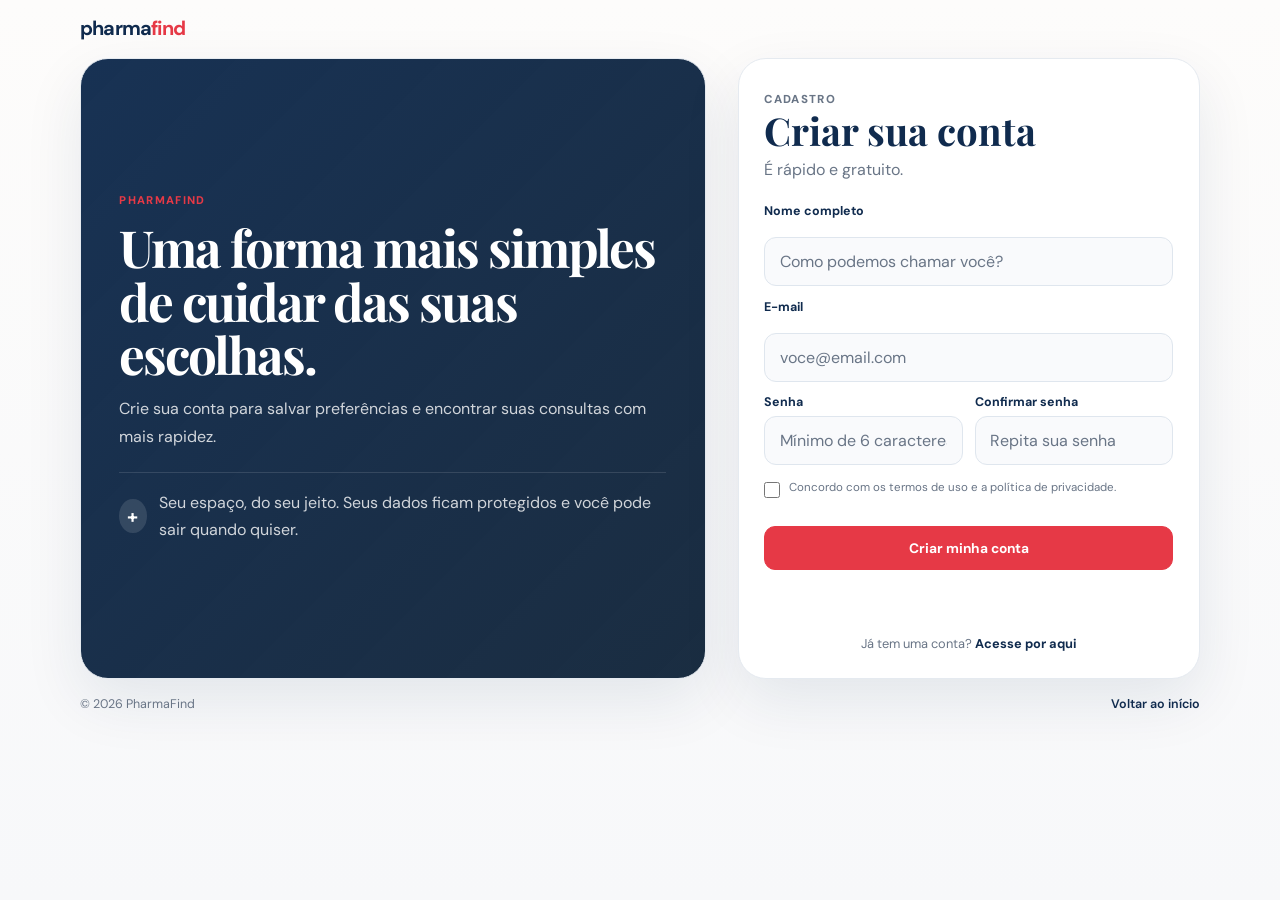
<file: conta.html>
<!doctype html>
<html lang="pt-BR">

<head>
  <meta charset="utf-8">
  <meta name="viewport" content="width=device-width, initial-scale=1">
  <title>Criar conta — PharmaFind</title>

  <link rel="preconnect" href="https://fonts.googleapis.com">
  <link rel="preconnect" href="https://fonts.gstatic.com" crossorigin>
  <link href="https://fonts.googleapis.com/css2?family=DM+Sans:wght@400;500;600;700&family=Playfair+Display:wght@600;700&display=swap" rel="stylesheet">
  <link rel="stylesheet" href="style.css">
</head>

<body class="account-page">
  <main class="login-page">
    <a class="brand login-brand" href="index.html" aria-label="PharmaFind, início">
      pharma<span>find</span>
    </a>

    <section class="login-shell" aria-labelledby="account-title">
      <div class="login-intro">
        <span class="section-label">PHARMAFIND</span>
        <h1>Uma forma mais simples de cuidar das suas escolhas.</h1>
        <p>Crie sua conta para salvar preferências e encontrar suas consultas com mais rapidez.</p>
        <div class="login-note">
          <span aria-hidden="true">+</span>
          <p>Seu espaço, do seu jeito. Seus dados ficam protegidos e você pode sair quando quiser.</p>
        </div>
      </div>

      <div class="login-card">
        <div class="login-card-heading">
          <p class="login-kicker">Cadastro</p>
          <h2 id="account-title">Criar sua conta</h2>
          <p>É rápido e gratuito.</p>
        </div>

        <form id="accountForm" novalidate>
          <label for="name">Nome completo</label>
          <input id="name" name="name" type="text" autocomplete="name" placeholder="Como podemos chamar você?" required>

          <label for="email">E-mail</label>
          <input id="email" name="email" type="email" autocomplete="email" placeholder="voce@email.com" required>

          <div class="account-fields-row">
            <div>
              <label for="password">Senha</label>
              <input id="password" name="password" type="password" autocomplete="new-password" placeholder="Mínimo de 6 caracteres" minlength="6" required>
            </div>
            <div>
              <label for="passwordConfirmation">Confirmar senha</label>
              <input id="passwordConfirmation" name="passwordConfirmation" type="password" autocomplete="new-password" placeholder="Repita sua senha" required>
            </div>
          </div>

          <label class="account-consent" for="terms">
            <input id="terms" name="terms" type="checkbox" required>
            <span>Concordo com os termos de uso e a política de privacidade.</span>
          </label>

          <button class="primary-button login-submit account-submit" type="submit">Criar minha conta</button>
          <p id="accountFeedback" class="account-feedback" role="status" aria-live="polite"></p>
        </form>

        <p class="create-account">Já tem uma conta? <a href="login.html">Acesse por aqui</a></p>
      </div>
    </section>

    <footer class="login-footer">
      <span>© 2026 PharmaFind</span>
      <a href="index.html">Voltar ao início</a>
    </footer>
  </main>

  <script src="conta.js"></script>
  <script src="auth.js"></script>
</body>

</html>
</file>
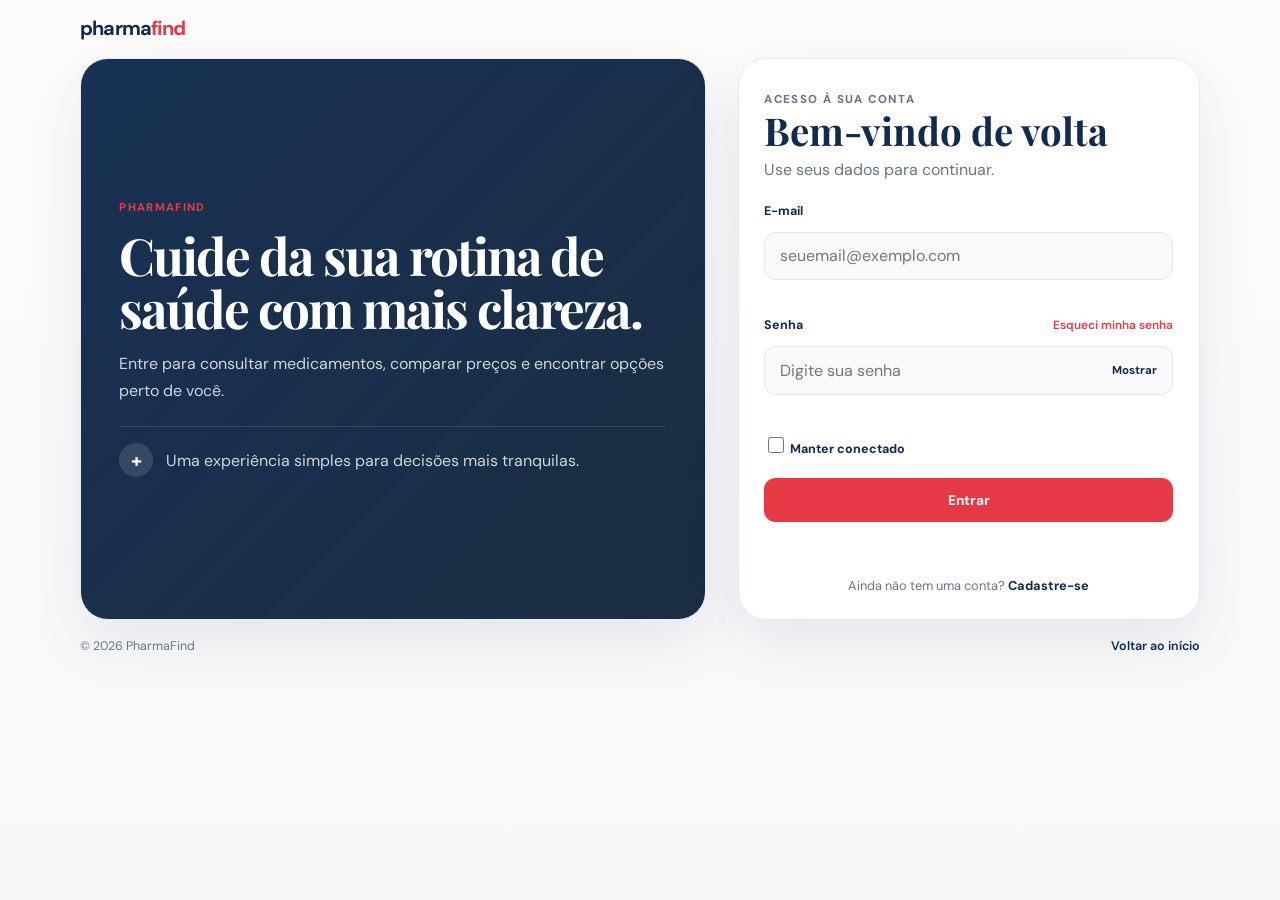
<file: login.html>
<!DOCTYPE html>
<html lang="pt-BR">
<head>
    <meta charset="UTF-8">
    <meta name="viewport" content="width=device-width, initial-scale=1.0">
    <title>Entrar — PharmaFind</title>
    <link rel="preconnect" href="https://fonts.googleapis.com">
    <link rel="preconnect" href="https://fonts.gstatic.com" crossorigin>
    <link href="https://fonts.googleapis.com/css2?family=DM+Sans:wght@400;500;600;700&family=Playfair+Display:wght@600;700&display=swap" rel="stylesheet">
    <link rel="stylesheet" href="style.css">
</head>
<body>
    <main class="login-page">
        <a class="brand login-brand" href="index.html" aria-label="PharmaFind, início">
            pharma<span>find</span>
        </a>

        <section class="login-shell" aria-labelledby="login-title">
            <div class="login-intro">
                <span class="section-label">PHARMAFIND</span>
                <h1>Cuide da sua rotina de saúde com mais clareza.</h1>
                <p>Entre para consultar medicamentos, comparar preços e encontrar opções perto de você.</p>
                <div class="login-note">
                    <span aria-hidden="true">+</span>
                    <p>Uma experiência simples para decisões mais tranquilas.</p>
                </div>
            </div>

            <div class="login-card">
                <div class="login-card-heading">
                    <p class="login-kicker">Acesso à sua conta</p>
                    <h2 id="login-title">Bem-vindo de volta</h2>
                    <p>Use seus dados para continuar.</p>
                </div>

                <form id="loginForm" novalidate>
                    <label for="email">E-mail</label>
                    <input id="email" name="email" type="email" autocomplete="email" placeholder="seuemail@exemplo.com" required>
                    <small class="field-error" id="emailError"></small>

                    <div class="password-label-row">
                        <label for="password">Senha</label>
                        <a href="#" id="forgotPassword">Esqueci minha senha</a>
                    </div>
                    <div class="password-field">
                        <input id="password" name="password" type="password" autocomplete="current-password" placeholder="Digite sua senha" minlength="6" required>
                        <button class="password-toggle" id="togglePassword" type="button" aria-label="Mostrar senha">Mostrar</button>
                    </div>
                    <small class="field-error" id="passwordError"></small>

                    <label class="remember-me">
                        <input type="checkbox" name="remember">
                        <span>Manter conectado</span>
                    </label>

                    <button class="primary-button login-submit" type="submit">Entrar</button>
                    <p class="login-status" id="loginStatus" role="status" aria-live="polite"></p>
                </form>
                                                        
                <p class="create-account">Ainda não tem uma conta? <a href="conta.html">Cadastre-se</a></p>
            </div>
        </section>

        <footer class="login-footer">
            <span>© 2026 PharmaFind</span>
            <a href="index.html">Voltar ao início</a>
        </footer>
    </main>
    <script src="login.js"></script>
</body>
</html>
</file>
<file: style.css>
/* variaveis */

:root {
  --pf-navy: #102b4e;
  --pf-navy-dark: #071c35;

  --pf-red: #e63946;

  --pf-background: #f7f8fa;
  --pf-white: #ffffff;

  --pf-text: #172033;
  --pf-muted: #697586;

  --pf-border: #e5eaf0;

  --pf-shadow:
    0 22px 60px rgba(16, 43, 78, 0.09);
}


/*reset */

* {
  box-sizing: border-box;
}

html {
  scroll-behavior: smooth;
}

body {
  margin: 0;

  background:
    linear-gradient(
      180deg,
      #fdfcfb 0%,
      var(--pf-background) 100%
    );

  color: var(--pf-text);

  font-family:
    "DM Sans",
    system-ui,
    -apple-system,
    BlinkMacSystemFont,
    sans-serif;

  overflow-x: hidden;
}

h1,
h2,
h3,
p,
a,
span,
strong {
  word-break: normal;
  overflow-wrap: normal;
  hyphens: none;
}

img {
  max-width: 100%;
}


/* container */

body > main.container {
  width:
    min(
      1180px,
      calc(100% - 32px)
    );

  max-width: 1180px;

  margin-inline: auto;

  padding: 0;
}


/* barra superior */

.utility {
  min-height: 42px;

  display: flex;

  justify-content: space-between;
  align-items: center;

  gap: 1rem;

  color: var(--pf-muted);

  font-size: 0.76rem;
}

.utility > span {
  margin: 0;
}

.utility-actions {
  display: flex;

  align-items: center;

  gap: 0.9rem;
}

.utility-button {
  width: auto;

  min-width: 0;
  min-height: auto;

  margin: 0;

  padding: 0;

  border: 0;

  background: transparent;

  color: var(--pf-navy);

  box-shadow: none;

  font-family:
    "DM Sans",
    sans-serif;

  font-size: 0.76rem;
  font-weight: 700;

  line-height: 1.4;

  text-decoration: underline;

  cursor: pointer;
}

.utility-button:hover,
.utility-button:focus,
.utility-button:active {
  background: transparent;

  color: var(--pf-red);

  border: 0;

  box-shadow: none;

  transform: none;
}


/*barra de pesquisa */

nav.container-fluid {
  position: sticky;

  top: 0;

  z-index: 20;

  display: flex;

  align-items: center;
  justify-content: space-between;

  gap: 2rem;

  width: 100%;

  margin: 0;

  padding:
    0.8rem
    0;

  background:
    rgba(255, 255, 255, 0.96);

  backdrop-filter: blur(15px);

  border-top:
    1px solid var(--pf-border);

  border-bottom:
    1px solid var(--pf-border);
}

nav.container-fluid ul {
  display: flex;

  align-items: center;

  gap: 0.35rem;

  margin: 0;
  padding: 0;

  list-style: none;
}

nav.container-fluid ul:first-child {
  flex-shrink: 0;
}

nav.container-fluid ul.desktop-menu {
  margin-left: auto;
}

nav.container-fluid li {
  margin: 0;
  padding: 0;
}

nav.container-fluid a {
  color: var(--pf-navy);

  font-family:
    "DM Sans",
    sans-serif;

  font-weight: 600;

  text-decoration: none;
}


/* logo padrão */

.brand {
  display: inline-flex;

  align-items: center;

  margin: 0;

  padding: 0;

  color: var(--pf-navy);

  font-family:
    "DM Sans",
    sans-serif;

  font-size: 1.25rem;
  font-weight: 700;

  line-height: 1;

  letter-spacing: -0.04em;

  text-decoration: none;

  white-space: nowrap;
}

.brand strong {
  display: inline;

  margin: 0;

  color: var(--pf-navy);

  font: inherit;

  line-height: inherit;
}

.brand span {
  color: var(--pf-red);
}

.brand:hover,
.brand:focus {
  color: var(--pf-navy);

  text-decoration: none;
}


/* menu de desktop */

.desktop-menu {
  display: flex;

  align-items: center;
  justify-content: flex-end;

  gap: 0.35rem;
}

.desktop-menu a {
  display: inline-flex;

  align-items: center;
  justify-content: center;

  min-height: 42px;

  margin: 0;

  padding:
    0.55rem
    0.7rem;

  color: var(--pf-navy);

  border-radius: 10px;

  font-family:
    "DM Sans",
    sans-serif;

  font-size: 0.87rem;
  font-weight: 600;

  line-height: 1;

  text-decoration: none;

  white-space: nowrap;
}

.desktop-menu a:hover,
.desktop-menu a:focus {
  background: #f5f7fa;

  color: var(--pf-navy);
}

.desktop-menu a[aria-current="page"] {
  color: var(--pf-red);
}

.desktop-menu a[role="button"] {
  min-height: 42px;

  margin: 0 0 0 0.35rem;

  padding:
    0.55rem
    0.9rem;

  border:
    1px solid var(--pf-navy);

  border-radius: 999px;

  background:
    var(--pf-navy);

  color: var(--pf-white);

  box-shadow: none;

  font-size: 0.87rem;
  font-weight: 700;
}

.desktop-menu a[role="button"]:hover,
.desktop-menu a[role="button"]:focus {
  background:
    var(--pf-navy-dark);

  border-color:
    var(--pf-navy-dark);

  color:
    var(--pf-white);
}

.auth-actions {
  display: flex;
  align-items: center;
  gap: 0.45rem;
  margin-left: 0.35rem;
}

.auth-actions a,
.auth-login-button,
.auth-signup-button {
  display: inline-flex;
  align-items: center;
  justify-content: center;
  min-height: 42px;
  padding: 0.55rem 0.85rem;
  border: 1px solid var(--pf-navy);
  border-radius: 999px;
  color: var(--pf-navy);
  font-size: 0.87rem;
  font-weight: 700;
  line-height: 1;
  text-decoration: none;
  white-space: nowrap;
}

.auth-signup-button {
  background: var(--pf-navy);
  color: var(--pf-white) !important;
}

.auth-login-button:hover,
.auth-login-button:focus {
  background: #f5f7fa;
  color: var(--pf-navy);
}

.auth-signup-button:hover,
.auth-signup-button:focus {
  background: var(--pf-navy-dark);
  border-color: var(--pf-navy-dark);
  color: var(--pf-white) !important;
}

.mobile-menu .auth-login-button,
.mobile-menu .auth-signup-button {
  width: 100%;
  margin-bottom: 0.4rem;
}

.mobile-menu .auth-signup-button {
  color: var(--pf-white) !important;
}


/*menu do mobile */

.mobile-menu-button {
  display: none;

  width: auto;

  min-width: 0;

  margin: 0;

  padding:
    0.4rem
    0.6rem;

  background:
    var(--pf-white);

  border:
    1px solid var(--pf-border);

  border-radius: 10px;

  color:
    var(--pf-navy);

  box-shadow: none;

  font-size: 1.25rem;
}

.mobile-menu {
  padding:
    0.7rem
    0;
}

.mobile-menu[hidden] {
  display: none;
}

.mobile-menu a {
  display: block;

  margin-bottom: 0.4rem;

  padding:
    0.75rem
    0.9rem;

  background:
    var(--pf-white);

  border:
    1px solid var(--pf-border);

  border-radius: 10px;

  color:
    var(--pf-navy);

  font-family:
    "DM Sans",
    sans-serif;

  font-weight: 600;

  text-decoration: none;
}


/* hero */

.hero {
  position: relative;

  min-height: 490px;

  margin:
    1.2rem
    0
    3.5rem;

  overflow: hidden;

  border-radius: 28px;

  box-shadow:
    var(--pf-shadow);
}

.hero > img {
  position: absolute;

  inset: 0;

  width: 100%;
  height: 100%;

  object-fit: cover;
}

.hero::after {
  content: "";

  position: absolute;

  inset: 0;

  background:
    linear-gradient(
      90deg,
      rgba(7, 25, 47, 0.92) 0%,
      rgba(7, 25, 47, 0.65) 45%,
      rgba(7, 25, 47, 0.08) 80%
    );
}

.hero-content {
  position: relative;

  z-index: 2;

  max-width: 670px;

  padding:
    clamp(
      2.3rem,
      6vw,
      5rem
    );

  color:
    var(--pf-white);
}

.eyebrow {
  display: inline-block;

  padding:
    0.35rem
    0.65rem;

  border:
    1px solid
    rgba(255, 255, 255, 0.25);

  border-radius: 999px;

  font-size: 0.7rem;
  font-weight: 800;

  letter-spacing: 0.12em;
}

.hero h1 {
  max-width: 620px;

  margin:
    0.9rem
    0
    1rem;

  color:
    var(--pf-white);

  font-family:
    "Playfair Display",
    serif;

  font-size:
    clamp(
      2.7rem,
      5.5vw,
      5rem
    );

  line-height: 0.99;

  letter-spacing: -0.04em;
}

.hero p {
  max-width: 550px;

  margin-bottom: 1.2rem;

  color:
    rgba(255, 255, 255, 0.88);

  font-size: 1rem;

  line-height: 1.7;
}

.hero-buttons {
  display: flex;

  flex-wrap: wrap;

  gap: 0.7rem;
}


/* botões */

.primary-button,
.secondary-button {
  display: inline-flex;

  width: auto;

  min-height: 44px;

  align-items: center;
  justify-content: center;

  margin: 0;

  padding:
    0.65rem
    0.9rem;

  border-radius: 11px;

  font-family:
    "DM Sans",
    sans-serif;

  font-size: 0.86rem;
  font-weight: 700;

  text-decoration: none;
}

.primary-button {
  background:
    var(--pf-red);

  border:
    1px solid var(--pf-red);

  color:
    var(--pf-white);
}

.primary-button:hover,
.primary-button:focus {
  background:
    #cf303d;

  border-color:
    #cf303d;

  color:
    var(--pf-white);
}

.secondary-button {
  background:
    var(--pf-white);

  border:
    1px solid #d8dee6;

  color:
    var(--pf-navy);
}


/* cards quick */

.quick-cards {
  display: grid;

  grid-template-columns:
    repeat(
      3,
      minmax(0, 1fr)
    );

  gap: 1rem;

  margin-bottom: 5rem;
}

.quick-card {
  min-width: 0;

  padding: 1.5rem;

  background:
    var(--pf-white);

  border:
    1px solid var(--pf-border);

  border-radius: 18px;

  box-shadow:
    0 8px 30px
    rgba(16, 43, 78, 0.04);

  color: inherit;

  text-decoration: none;

  transition:
    transform 0.2s ease,
    box-shadow 0.2s ease;
}

.quick-card:hover {
  transform:
    translateY(-4px);

  box-shadow:
    0 18px 40px
    rgba(16, 43, 78, 0.09);
}

.card-number {
  color:
    var(--pf-red);

  font-size: 0.7rem;
  font-weight: 800;
}

.quick-card h2 {
  margin:
    0.45rem
    0;

  color:
    var(--pf-navy);

  font-family:
    "Playfair Display",
    serif;

  font-size:
    1.55rem;
}

.quick-card p {
  min-height: 65px;

  margin-bottom:
    0.8rem;

  color:
    var(--pf-muted);

  font-size:
    0.87rem;

  line-height:
    1.6;
}

.quick-card strong {
  color:
    var(--pf-navy);

  font-size:
    0.8rem;
}


/*seções extra */

.feature-section {
  display: grid;

  grid-template-columns:
    minmax(0, 1fr)
    minmax(0, 1fr);

  align-items:
    center;

  gap:
    3rem;

  margin:
    5rem
    0;
}

.feature-text,
.feature-image {
  min-width:
    0;
}

.section-label {
  color:
    var(--pf-red);

  font-size:
    0.7rem;

  font-weight:
    800;

  letter-spacing:
    0.12em;
}

.feature-text h2 {
  margin:
    0.5rem
    0
    1rem;

  color:
    var(--pf-navy);

  font-family:
    "Playfair Display",
    serif;

  font-size:
    clamp(
      2.2rem,
      4vw,
      4rem
    );

  line-height:
    1.03;

  letter-spacing:
    -0.035em;
}

.feature-text p {
  color:
    var(--pf-muted);

  line-height:
    1.75;
}

.feature-text > a {
  color:
    var(--pf-navy);

  font-weight:
    700;

  text-decoration:
    none;
}

.feature-image img {
  display:
    block;

  width:
    100%;

  height:
    390px;

  object-fit:
    cover;

  border-radius:
    22px;

  box-shadow:
    var(--pf-shadow);
}


/* cta */

.cta {
  padding:
    1rem
    0
    3rem;
}

.cta article {
  display:
    flex;

  justify-content:
    space-between;

  align-items:
    center;

  gap:
    2rem;

  margin:
    0;

  padding:
    2rem;

  border:
    0;

  border-radius:
    22px;

  background:
    linear-gradient(
      135deg,
      var(--pf-navy),
      var(--pf-navy-dark)
    );

  color:
    var(--pf-white);
}

.cta-label {
  color:
    rgba(255, 255, 255, 0.6);

  font-size:
    0.7rem;

  font-weight:
    800;

  letter-spacing:
    0.12em;
}

.cta h2 {
  margin:
    0.4rem
    0;

  color:
    var(--pf-white);

  font-family:
    "Playfair Display",
    serif;
}

.cta p {
  margin:
    0;

  color:
    rgba(255, 255, 255, 0.7);
}


/* footer */

footer.container {
  display:
    flex;

  justify-content:
    space-between;

  gap:
    2rem;

  padding:
    2rem
    0
    3rem;
}

.footer-brand strong {
  color:
    var(--pf-navy);

  font-size:
    1.1rem;
}

.footer-brand strong span {
  color:
    var(--pf-red);
}

.footer-brand p {
  margin:
    0.25rem
    0
    0;

  color:
    var(--pf-muted);

  font-size:
    0.78rem;
}

.footer-links {
  display:
    flex;

  flex-wrap:
    wrap;

  gap:
    1rem;
}

.footer-links a {
  color:
    var(--pf-navy);

  font-size:
    0.8rem;

  text-decoration:
    none;
}


/* pop up localizacao */

.popup {
  position:
    fixed;

  inset:
    0;

  z-index:
    100;

  display:
    flex;

  align-items:
    flex-start;

  justify-content:
    center;

  padding:
    1rem;

  background:
    rgba(7, 22, 39, 0.28);

  backdrop-filter:
    blur(4px);
}

.popup[hidden],
.cep-box[hidden] {
  display:
    none;
}

.popup-card {
  position:
    relative;

  width:
    min(
      420px,
      100%
    );

  margin-top:
    5rem;

  padding:
    1.4rem;

  background:
    var(--pf-white);

  border-radius:
    20px;

  box-shadow:
    0 28px 80px
    rgba(16, 43, 78, 0.25);
}

.popup-card h2 {
  margin:
    0.8rem
    0
    0.4rem;

  color:
    var(--pf-navy);

  font-family:
    "Playfair Display",
    serif;
}

.popup-card p {
  color:
    var(--pf-muted);

  font-size:
    0.88rem;

  line-height:
    1.6;
}

.location-icon {
  display:
    grid;

  width:
    44px;

  height:
    44px;

  place-items:
    center;

  border-radius:
    12px;

  background:
    #edf3f8;

  color:
    var(--pf-navy);

  font-size:
    1.3rem;
}

.popup-close {
  position:
    absolute;

  top:
    0.65rem;

  right:
    0.8rem;

  width:
    auto;

  min-width:
    0;

  margin:
    0;

  padding:
    0.15rem;

  border:
    0;

  background:
    transparent;

  color:
    #7d8693;

  box-shadow:
    none;

  font-size:
    1.4rem;
}

.popup-actions {
  display:
    grid;

  grid-template-columns:
    1fr
    1fr;

  gap:
    0.6rem;

  margin-top:
    1rem;
}

.popup-actions button {
  width:
    100%;
}


/* cep */

.cep-box {
  position:
    fixed;

  z-index:
    110;

  top:
    75px;

  right:
    20px;

  width:
    min(
      320px,
      calc(100% - 24px)
    );

  padding:
    1rem;

  background:
    var(--pf-white);

  border:
    1px solid var(--pf-border);

  border-radius:
    16px;

  box-shadow:
    0 20px 50px
    rgba(16, 43, 78, 0.18);
}

.cep-box h3 {
  margin:
    0
    0
    0.3rem;

  color:
    var(--pf-navy);

  font-family:
    "Playfair Display",
    serif;
}

.cep-box p {
  margin-bottom:
    0.7rem;

  color:
    var(--pf-muted);

  font-size:
    0.78rem;
}

.cep-form {
  display:
    grid;

  grid-template-columns:
    minmax(0, 1fr)
    auto;

  gap:
    0.5rem;
}

.cep-form input {
  min-width:
    0;

  margin:
    0;
}

.cep-form button {
  margin:
    0;
}


/* login */

.login-page {
  width: min(1120px, calc(100% - 32px));
  min-height: 100vh;
  margin: 0 auto;
  padding: 1.1rem 0 1.5rem;
}

.login-brand {
  display: inline-flex;
  margin-bottom: 1.25rem;
}

.login-shell {
  display: grid;
  grid-template-columns: 1.15fr 0.85fr;
  align-items: stretch;
  gap: 2rem;
}

.login-intro {
  display: flex;
  flex-direction: column;
  justify-content: center;
  padding: clamp(1.6rem, 3vw, 2.5rem);
  border: 1px solid var(--pf-border);
  border-radius: 28px;
  background: linear-gradient(135deg, rgba(16, 43, 78, 0.97), rgba(7, 27, 49, 0.92));
  color: var(--pf-white);
  box-shadow: var(--pf-shadow);
}

.login-intro h1 {
  margin: 0.9rem 0;
  color: var(--pf-white);
  font-family: "Playfair Display", serif;
  font-size: clamp(2.3rem, 4vw, 4rem);
  line-height: 1.04;
  letter-spacing: -0.04em;
}

.login-intro p {
  margin: 0;
  color: rgba(255, 255, 255, 0.8);
  line-height: 1.7;
}

.login-note {
  display: flex;
  align-items: center;
  gap: 0.8rem;
  margin-top: 1.4rem;
  padding-top: 1rem;
  border-top: 1px solid rgba(255, 255, 255, 0.12);
}

.login-note span {
  display: inline-grid;
  place-items: center;
  width: 34px;
  height: 34px;
  border-radius: 50%;
  background: rgba(255, 255, 255, 0.12);
  color: var(--pf-white);
  font-size: 1.2rem;
  font-weight: 700;
}

.login-note p { margin: 0; }

.login-card {
  padding: clamp(1.4rem, 2vw, 2rem);
  border: 1px solid var(--pf-border);
  border-radius: 28px;
  background: var(--pf-white);
  box-shadow: var(--pf-shadow);
}

.login-card-heading { margin-bottom: 1.25rem; }

.login-kicker {
  margin: 0 0 0.4rem;
  color: var(--pf-red);
  font-size: 0.72rem;
  font-weight: 800;
  letter-spacing: 0.12em;
  text-transform: uppercase;
}

.login-card-heading h2 {
  margin: 0;
  color: var(--pf-navy);
  font-family: "Playfair Display", serif;
  font-size: clamp(2rem, 3vw, 2.8rem);
  line-height: 1.05;
}

.login-card-heading p {
  margin: 0.45rem 0 0;
  color: var(--pf-muted);
  line-height: 1.6;
}

#loginForm {
  display: grid;
  gap: 0.8rem;
}

#loginForm label {
  display: block;
  color: var(--pf-navy);
  font-size: 0.78rem;
  font-weight: 700;
}

#loginForm input:not([type="checkbox"]) {
  width: 100%;
  min-height: 48px;
  padding: 0.8rem 0.9rem;
  border: 1px solid #dfe6ee;
  border-radius: 12px;
  background: #f9fafc;
  color: var(--pf-text);
  font: inherit;
}

#loginForm input:not([type="checkbox"]):focus {
  outline: none;
  border-color: rgba(230, 57, 70, 0.7);
  box-shadow: 0 0 0 4px rgba(230, 57, 70, 0.12);
}

.field-error {
  min-height: 1em;
  color: var(--pf-red);
  font-size: 0.72rem;
}

.password-label-row {
  display: flex;
  align-items: center;
  justify-content: space-between;
  gap: 0.7rem;
}

.password-label-row a {
  color: var(--pf-red);
  font-size: 0.74rem;
  font-weight: 600;
  text-decoration: none;
}

.password-field { position: relative; }

.password-field input { padding-right: 86px !important; }

.password-toggle {
  position: absolute;
  top: 50%;
  right: 10px;
  transform: translateY(-50%);
  border: 0;
  background: transparent;
  color: var(--pf-navy);
  font: inherit;
  font-size: 0.72rem;
  font-weight: 700;
  cursor: pointer;
}

.remember-me {
  display: inline-flex;
  align-items: center;
  gap: 0.55rem;
  margin-top: 0.15rem;
  color: var(--pf-muted);
  font-size: 0.82rem;
}

.remember-me input {
  width: 16px;
  height: 16px;
  accent-color: var(--pf-red);
}

.login-submit {
  width: 100%;
  margin-top: 0.5rem;
}

.login-status {
  min-height: 1.2em;
  margin: 0.45rem 0 0;
  color: var(--pf-muted);
  font-size: 0.8rem;
}

.create-account {
  margin: 1.2rem 0 0;
  color: var(--pf-muted);
  font-size: 0.8rem;
  text-align: center;
}

.create-account a {
  color: var(--pf-navy);
  font-weight: 700;
  text-decoration: none;
}

.login-footer {
  display: flex;
  align-items: center;
  justify-content: space-between;
  gap: 1rem;
  padding-top: 1.1rem;
  color: var(--pf-muted);
  font-size: 0.78rem;
}

.login-footer a {
  color: var(--pf-navy);
  font-weight: 600;
  text-decoration: none;
}

/* tablets */

@media (max-width: 850px) {
  .login-shell {
    grid-template-columns: 1fr;
  }

  .login-intro {
    min-height: 280px;
  }

  .desktop-menu {
    display:
      none !important;
  }

  .mobile-menu-button {
    display:
      inline-flex;

    align-items:
      center;

    justify-content:
      center;
  }

  nav.container-fluid {
    display:
      flex;

    justify-content:
      space-between;

    align-items:
      center;
  }

  .hero {
    min-height:
      450px;
  }

  .hero::after {
    background:
      linear-gradient(
        0deg,
        rgba(7, 25, 47, 0.93) 0%,
        rgba(7, 25, 47, 0.4) 75%,
        rgba(7, 25, 47, 0.08) 100%
      );
  }

  .hero-content {
    position:
      absolute;

    left:
      0;

    right:
      0;

    bottom:
      0;

    max-width:
      none;

    padding:
      1.6rem;
  }

  .quick-cards {
    grid-template-columns:
      1fr;
  }

  .quick-card p {
    min-height:
      auto;
  }

  .feature-section {
    grid-template-columns:
      1fr;

    gap:
      1.5rem;
  }

  .feature-reverse .feature-image {
    order:
      2;
  }

  .feature-reverse .feature-text {
    order:
      1;
  }
}


/* mobile geral */

@media (max-width: 560px) {
  body > main.container {
    width:
      calc(100% - 20px);
  }

  .utility {
    justify-content:
      flex-end;
  }

  .utility > span {
    display:
      none;
  }

  .utility-actions {
    gap:
      0.7rem;
  }

  nav.container-fluid {
    gap:
      1rem;

    padding:
      0.65rem
      0;
  }

  .brand {
    font-size:
      1.1rem;
  }

  .hero {
    min-height:
      430px;

    margin-top:
      0.8rem;

    margin-bottom:
      2.5rem;

    border-radius:
      18px;
  }

  .hero-content {
    padding:
      1.25rem;
  }

  .hero h1 {
    font-size:
      clamp(
        2.2rem,
        11vw,
        3rem
      );

    line-height:
      1.02;
  }

  .hero p {
    font-size:
      0.9rem;

    line-height:
      1.55;
  }

  .hero-buttons {
    flex-direction:
      column;
  }

  .hero-buttons a {
    width:
      100%;
  }

  .quick-cards {
    margin-bottom:
      3rem;
  }

  .quick-card {
    padding:
      1.2rem;
  }

  .feature-section {
    margin:
      3.5rem
      0;
  }

  .feature-text h2 {
    font-size:
      2.4rem;
  }

  .feature-image img {
    height:
      280px;

    border-radius:
      17px;
  }

  .cta article {
    flex-direction:
      column;

    align-items:
      flex-start;

    padding:
      1.4rem;
  }

  .cta .primary-button {
    width:
      100%;
  }

  footer.container {
    flex-direction:
      column;

    gap:
      1rem;
  }

  .popup-card {
    margin-top:
      2rem;
  }

  .popup-actions {
    grid-template-columns:
      1fr;
  }

  .cep-box {
    top:
      68px;

    left:
      12px;

    right:
      12px;

    width:
      auto;
  }
}


/*  celulares muito pequenos */

@media (max-width: 380px) {
  .utility-actions {
    width:
      100%;

    justify-content:
      space-between;
  }

  .hero {
    min-height:
      450px;
  }

  .hero h1 {
    font-size:
      2.15rem;
  }

  .cep-form {
    grid-template-columns:
      1fr;
  }

  .cep-form button {
    width:
      100%;
  }
}


/* acessibilidade: desativar animações para usuários que preferem reduzir movimento */

@media (prefers-reduced-motion: reduce) {
  * {
    scroll-behavior:
      auto !important;

    transition:
      none !important;
  }
}

/* cadastro */

.account-page {
  min-height: 100vh;
}

#accountForm {
  display: grid;
  gap: 0.8rem;
}

#accountForm label {
  display: block;
  color: var(--pf-navy);
  font-size: 0.78rem;
  font-weight: 700;
}

#accountForm input:not([type="checkbox"]) {
  width: 100%;
  min-height: 48px;
  margin: 0.35rem 0 0;
  padding: 0.8rem 0.9rem;
  border: 1px solid #dfe6ee;
  border-radius: 12px;
  background: #f9fafc;
  color: var(--pf-text);
  font: inherit;
}

#accountForm input:not([type="checkbox"])::placeholder {
  color: var(--pf-muted);
  opacity: 1;
}

#accountForm input:not([type="checkbox"]):focus {
  outline: none;
  border-color: rgba(230, 57, 70, 0.7);
  box-shadow: 0 0 0 4px rgba(230, 57, 70, 0.12);
}

.account-fields-row {
  display: grid;
  grid-template-columns: repeat(2, minmax(0, 1fr));
  gap: 0.75rem;
}

.account-fields-row > div {
  min-width: 0;
}

.account-consent {
  display: flex !important;
  align-items: flex-start;
  gap: 0.55rem;
  margin: 0.15rem 0 0.75rem !important;
  color: var(--pf-muted) !important;
  font-size: 0.72rem !important;
  font-weight: 400 !important;
  line-height: 1.4;
}

.account-consent input {
  flex: 0 0 auto;
  width: 16px;
  height: 16px;
  margin: 0.12rem 0 0;
  accent-color: var(--pf-red);
}

.account-submit {
  width: 100%;
  margin-top: 0.2rem;
}

.account-feedback {
  min-height: 1.3rem;
  margin: 0.8rem 0 0;
  font-size: 0.78rem;
  line-height: 1.4;
  text-align: center;
}

.account-feedback.is-error { color: var(--pf-red); }
.account-feedback.is-success { color: #176344; }

@media (max-width: 800px) {
  .account-fields-row {
    grid-template-columns: 1fr;
    gap: 0.75rem;
  }
}

@media (max-width: 560px) {
  .account-fields-row {
    gap: 0.5rem;
  }
}

nav.container-fluid a.nav-account-button:hover,
nav.container-fluid a.nav-account-button:focus {
  background: var(--pf-navy-dark);
  border-color: var(--pf-navy-dark);
  color: var(--pf-white);
}
</file>
